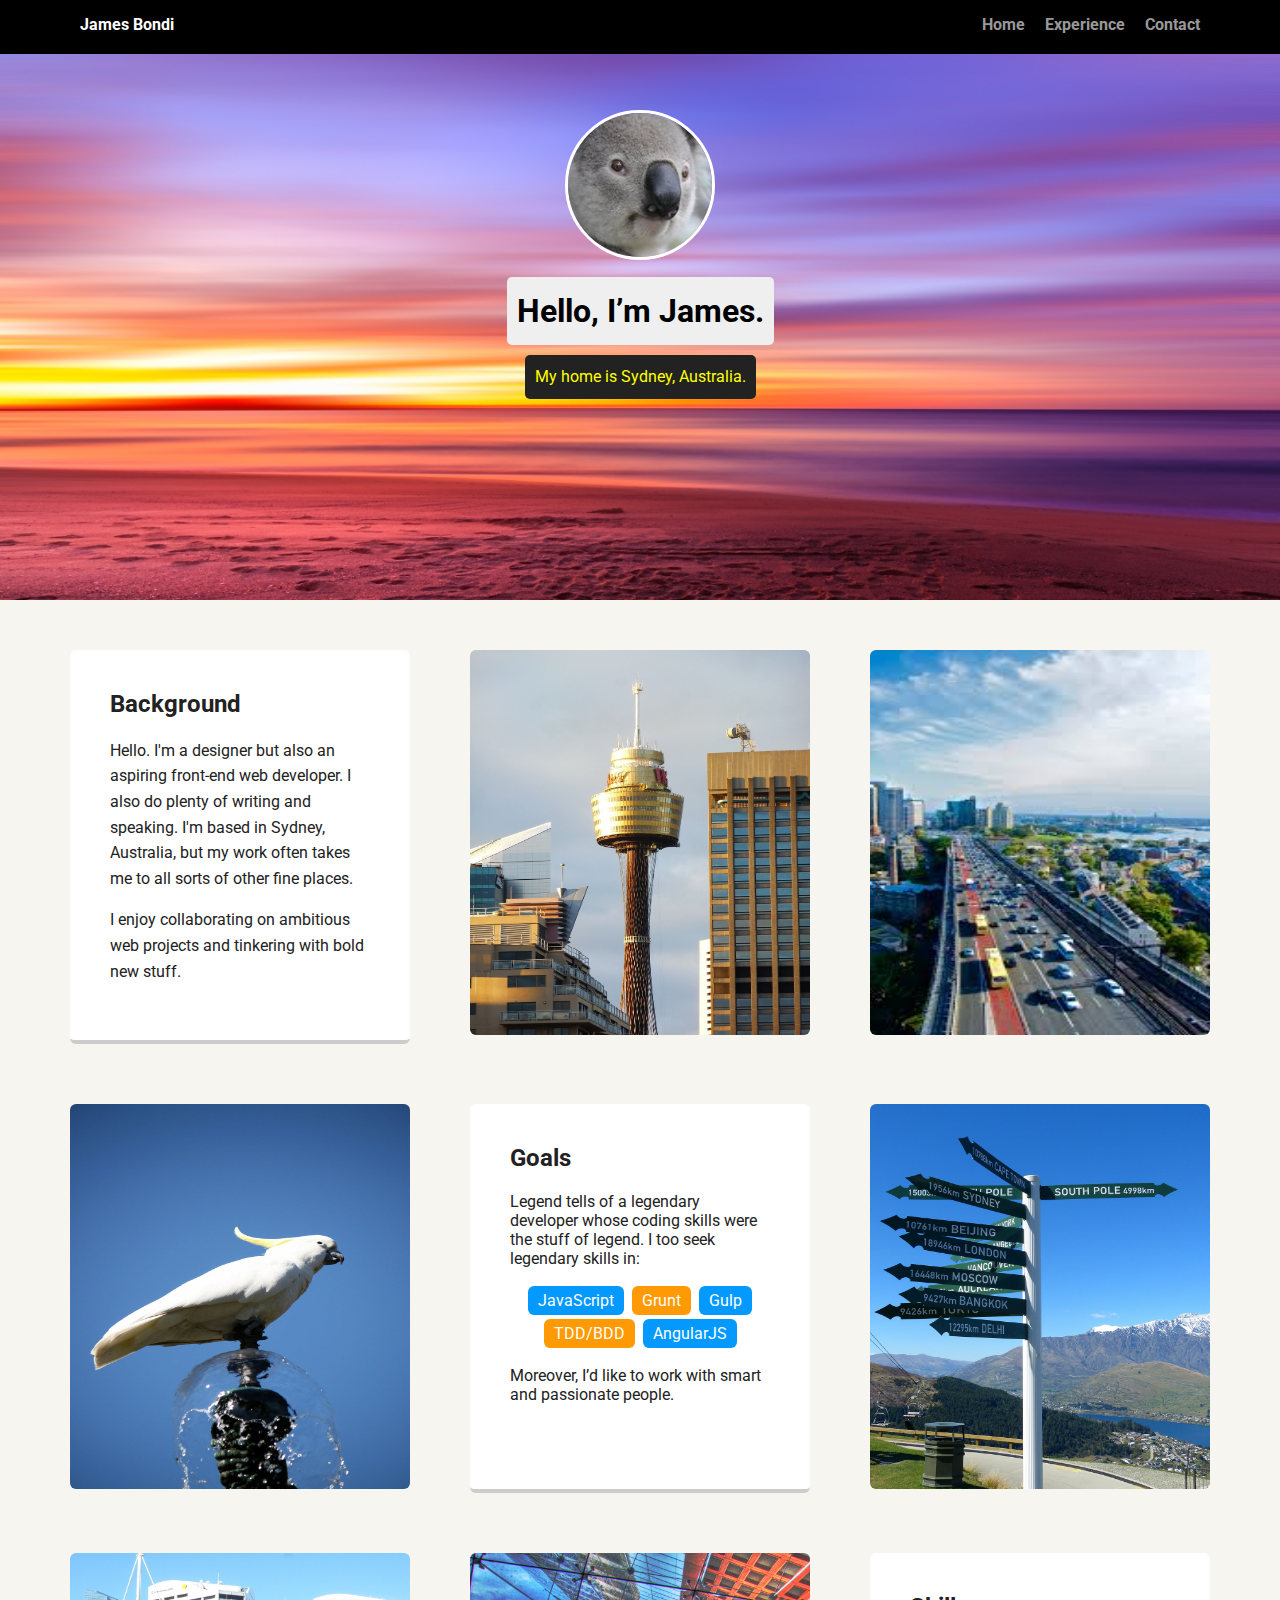
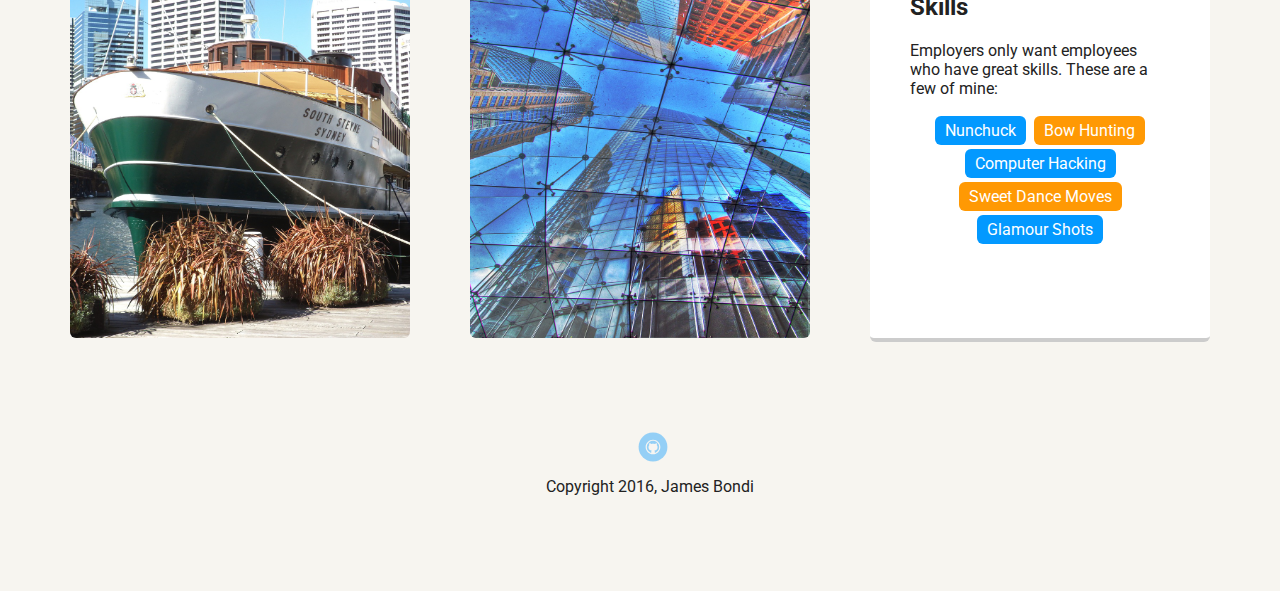
<file: index.html>
<!doctype html>
<html lang="en">
<head>
  <meta charset="utf-8">
  <title>James Bondi's Profile</title>
  <meta name="viewport" content="width=device-width, initial-scale=1.0">
  <link rel="stylesheet" href="styles.css">
  <link href="https://fonts.googleapis.com/css?family=Muli%7CRoboto:400,300,500,700,900" rel="stylesheet"></head>
  <body>

    <div class="main-nav">
        <ul class="nav">
          <li class="name">James Bondi</li>
          <li><a href="index.html">Home</a></li>
          <li><a href="experience.html">Experience</a></li>
          <li><a href="contact.html">Contact</a></li>
        </ul>
    </div>

    <header>
      <img src="images/me.jpg" alt="Picture of Me" class="profile-image">
      <h1 class="tag name">Hello, I’m James.</h1>
      <p class="tag location">My home is Sydney, Australia.</p>
    </header>

    <main class="flex">
      <div class="card">
        <h2>Background</h2>
        <p>Hello. I'm a designer but also an aspiring front-end web developer. I also do plenty of writing and speaking. I'm based in Sydney, Australia, but my work often takes me to all sorts of other fine places.</p>
        <p>I enjoy collaborating on ambitious web projects and tinkering with bold new stuff.</p>
      </div> 

      <div class="card-image">
        <img src="images/tower.jpg" alt="Sydney TV Tower">
      </div>

      <div class="card-image">
        <img src="images/bridge.jpeg" alt="Sydney Harbor Bridge">
      </div>

    </main>

    <div class="flex">
      <div class="card-image">
        <img src="images/bird.jpg" alt="Sydney Royal Botanic Garden">
      </div> 

      <div class="card">
                <h2>Goals</h2>
        <p>Legend tells of a legendary developer whose coding skills were the stuff of legend. I too seek legendary skills in:</p>
        <ul class="skills">
          <li>JavaScript</li>
          <li>Grunt</li>
          <li>Gulp</li>
          <li>TDD/BDD</li>
          <li>AngularJS</li>
        </ul>
        <p>Moreover, I’d like to work with smart and passionate people.</p>
      </div>

      <div class="card-image">
        <img src="images/pointer.jpg" alt="Queenstown Pointer">
      </div>

    </div>

    <div class="flex">
      <div class="card-image">
        <img src="images/boat.jpg" alt="Sydney Boat">
      </div> 

      <div class="card-image">
        <img src="images/construction.jpg" alt="Sydney Construction">
      </div>

      <div class="card">
        <h2>Skills</h2>
        <p>Employers only want employees who have great skills. These are a few of mine:</p>
        <ul class="skills">
          <li>Nunchuck</li>
          <li>Bow Hunting</li>
          <li>Computer Hacking</li>
          <li>Sweet Dance Moves</li>
          <li>Glamour Shots</li>
        </ul>
      </div>

    </div>

    <footer>
      <ul>
        <li><a href="http://www.github.com/gramel" class="social github">Github</a></li>
      </ul>
      <p class="copyright">Copyright 2016, James Bondi</p>
    </footer>
  </body>
  </html>
</file>
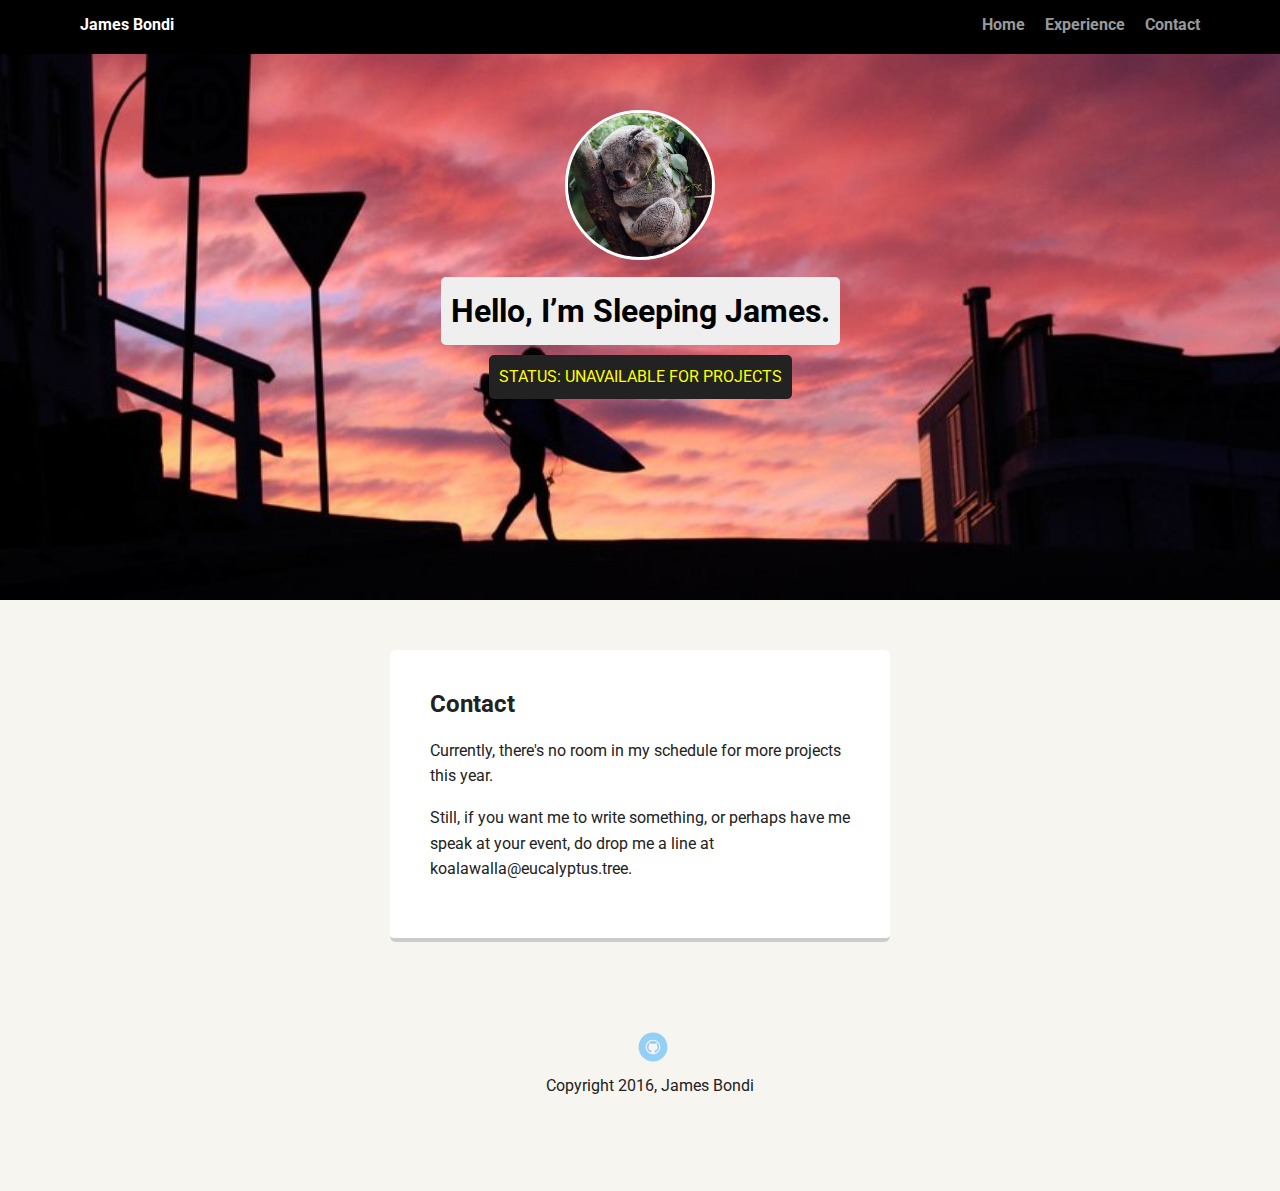
<file: contact.html>
<!doctype html>
<html lang="en">

  <head>
    <meta charset="utf-8">
    <title>James Bondi's Profile</title>
    <meta name="viewport" content="width=device-width, initial-scale=1.0">
    <link rel="stylesheet" href="styles.css">
    <link href="https://fonts.googleapis.com/css?family=Muli%7CRoboto:400,300,500,700,900" rel="stylesheet">
  </head>
  
  <body>

    <div class="main-nav">
        <ul class="nav">
          <li class="name">James Bondi</li>
          <li><a href="index.html">Home</a></li>
          <li><a href="experience.html">Experience</a></li>
          <li><a href="contact.html">Contact</a></li>
        </ul>
    </div>

    <header class="contact">
      <img src="images/koala.jpg" alt="Picture of Me Asleep" class="profile-image">
      <h1 class="tag name">Hello, I’m Sleeping James.</h1>
      <p class="tag location">STATUS: UNAVAILABLE FOR PROJECTS</p>
    </header>

    <main class="flex">
      <div class="card">
        <h2>Contact</h2>
        <p>Currently, there's no room in my schedule for more projects this year.</p> 
        <p>Still, if you want me to write something, or perhaps have me speak at your event, do drop me a line at koalawalla@eucalyptus.tree.</p>
      </div> 

    </main>

    <footer>
      <ul>
        <li><a href="http://www.github.com/gramel" class="social github">Github</a></li>
      </ul>
      <p class="copyright">Copyright 2016, James Bondi</p>
    </footer>
  </body>
  </html>
</file>
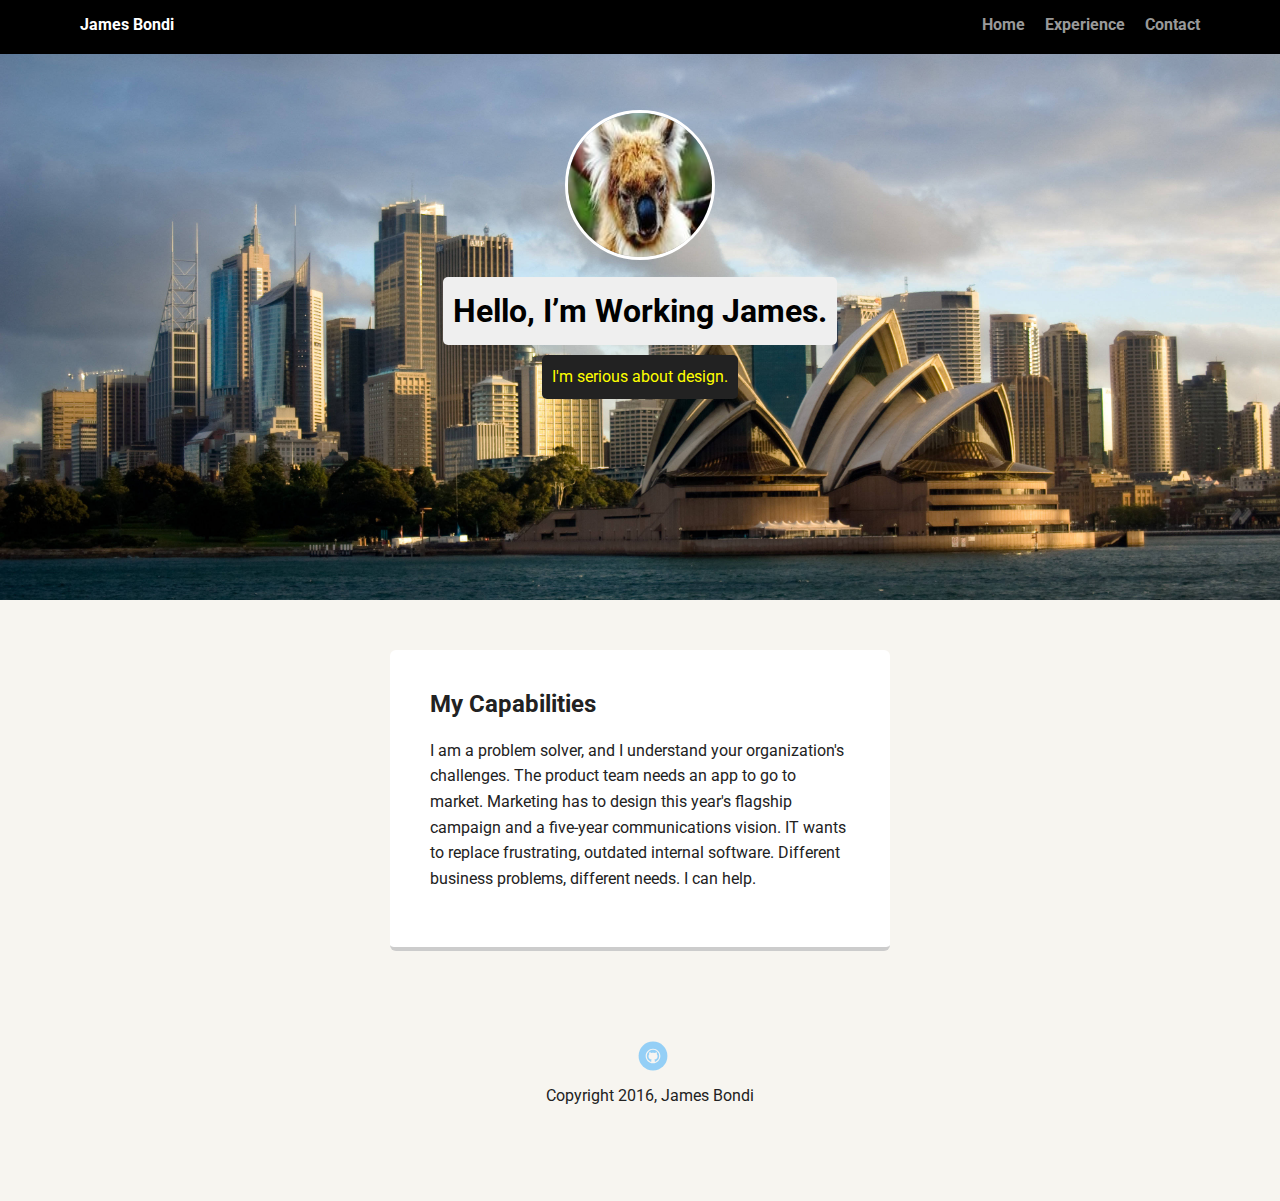
<file: experience.html>
<!doctype html>
<html lang="en">

  <head>
    <meta charset="utf-8">
    <title>James Bondi's Profile</title>
    <meta name="viewport" content="width=device-width, initial-scale=1.0">
    <link rel="stylesheet" href="styles.css">
    <link href="https://fonts.googleapis.com/css?family=Muli%7CRoboto:400,300,500,700,900" rel="stylesheet">
  </head>
  
  <body>

    <div class="main-nav">
        <ul class="nav">
          <li class="name">James Bondi</li>
          <li><a href="index.html">Home</a></li>
          <li><a href="experience.html">Experience</a></li>
          <li><a href="contact.html">Contact</a></li>
        </ul>
    </div>

    <header class="experience">
      <img src="images/koala2.jpg" alt="Picture of Me Working" class="profile-image">
      <h1 class="tag name">Hello, I’m Working James.</h1>
      <p class="tag location">I'm serious about design.</p>
    </header>

    <main class="flex">
      <div class="card">
        <h2>My Capabilities</h2>
        <p>I am a problem solver, and I understand your organization's challenges. The product team needs an app to go to market. Marketing has to design this year's flagship campaign and a five-year communications vision. IT wants to replace frustrating, outdated internal software. Different business problems, different needs. I can help. </p> 
      </div> 

    </main>

    <footer>
      <ul>
        <li><a href="http://www.github.com/gramel" class="social github">Github</a></li>
      </ul>
      <p class="copyright">Copyright 2016, James Bondi</p>
    </footer>
  </body>
  </html>
</file>
<file: styles.css>
/* Added CSS may be found at the bottom */
/* Tested on Chrome Version 50.0.2661.102 (64-bit) and Firefox 47.0 */

/* Global Layout Set-up */

* { 
  box-sizing: border-box;
}
  
body {
  margin: 0;
  padding: 0;
  text-align: center;
  font-family: 'Roboto', sans-serif;
  color: #222;
  background: #f7f5f0;
}

/* Link Styles */

a {
  text-decoration: none;
  color: #999;
}
a:hover {
  color: #6633ff;
}

/* Section Styles */

.main-nav {
  width: 100%;
  background: black;
  min-height: 30px;
  padding: 10px;
  position: fixed;
  text-align: center;
}

.nav {
  display: flex;
  justify-content: space-around;
  font-weight: 700;
  list-style-type: none;
  margin: 0 auto;
  padding: 0;
}
.nav .name {
    display: block;
    margin-right: auto;
    color: white;
}
.nav li {
  padding: 5px 10px 10px 10px;
}
.nav a {
  transition: all .5s;
}
.nav a:hover {
  color: white
}

header {
  text-align: center;
  background: url('images/sunset.jpeg') no-repeat top center;
  background-size: cover;
  overflow: hidden;
  padding-top: 60px;
}
header {
  line-height: 1.5;
}
header .profile-image {
  margin-top: 50px;
  width: 150px;
  height: 150px;
  border-radius: 50%;
  border: 3px solid white;
  transition: all .5s;
}
header .profile-image:hover {
  transform: scale(1.2) rotate(5deg);
}

.tag {
  background-color: #efefef;
  color: black;
  padding: 10px;
  border-radius: 5px;
  display: table;
  margin: 10px auto;
} 
.location {
  background-color: #222;
  color: yellow;
}
.card {
  margin: 30px;
  padding: 20px 40px 40px;
  max-width: 500px;
  text-align: left;
  background: #fff;
  border-bottom: 4px solid #ccc;
  border-radius: 6px;
  transition: all .5s;
}
.card:hover {
  border-color: #ff99ff;
}

ul.skills {
  padding: 0;
  text-align: center;
}

.skills li {
  border-radius: 6px;
  display: inline-block;
  background: #ff9904;
  color: white;
  padding: 5px 10px;
  margin: 2px;
}

.skills li:nth-child(odd) {
  background: #0399ff;
}

footer {
  width: 100%;
  min-height: 30px;
  padding: 20px 0 40px 20px;
}

footer .copyright {
  top: -8px;
  font-size: .75em;
}

footer ul {
  list-style-type: none;
  margin: 0;
  padding: 0;
}

footer ul li {
  display: inline-block;
}

a.social {
  display: inline-block;
  text-indent: -9999px;
  margin-left: 5px;
  width: 30px;
  height: 30px;
  background-size: 30px 30px;
  opacity: .4;
  transition: all .5s;
}
a.github {
  background-image: url(images/github.svg);
}
a.social:hover {
  opacity: 1;
}
.clearfix {
  clear: both;
}

/* Styles for larger screens */
@media screen and (min-width: 720px) {
  
  .flex {
      display: -ms-flexbox;      /* TWEENER - IE 10 */
      display: flex; 
      max-width: 1200px;
      -ms-flex-pack: distribute;
      justify-content: space-around;
      margin: 0 auto;
  }

  header {
    min-height: 600px;
  }

  .nav {
    max-width: 1200px;
    padding: 0 30px;
  }


  main {
    padding-top: 20px;
  }

  main p {
    line-height: 1.6em;
  }

  footer {
    font-size: 1.3em;
    max-width: 1200px;
    margin: 40px auto;
  }

}

/* Added/Customized CSS */

/* Profile Photo Additional CSS Properties */
header .profile-image:hover {
  box-shadow: 5px 5px 3px 0 #000;
    border-radius: 30px;
}


.card-image img {
  margin: 30px;
  height: 385px;
  width: 340px;
  text-align: left;
  background: #fff;
  border-radius: 6px;
  transition: all 0.5s ease;
}

.card-image img:hover {
  border-color: #0680CD;
}

.card:hover {
  border-color: #ff9904;
}

/* Experience Page Image */
.experience {
  background: url('images/sydney.jpg');
  -webkit-background-size: cover;
  -moz-background-size: cover;
  -o-background-size: cover;
  background-size: cover;
}

/* Contact Page Image */
.contact {
  background: url('images/bondi.jpg');
  -webkit-background-size: cover;
  -moz-background-size: cover;
  -o-background-size: cover;
  background-size: cover;
}
</file>
